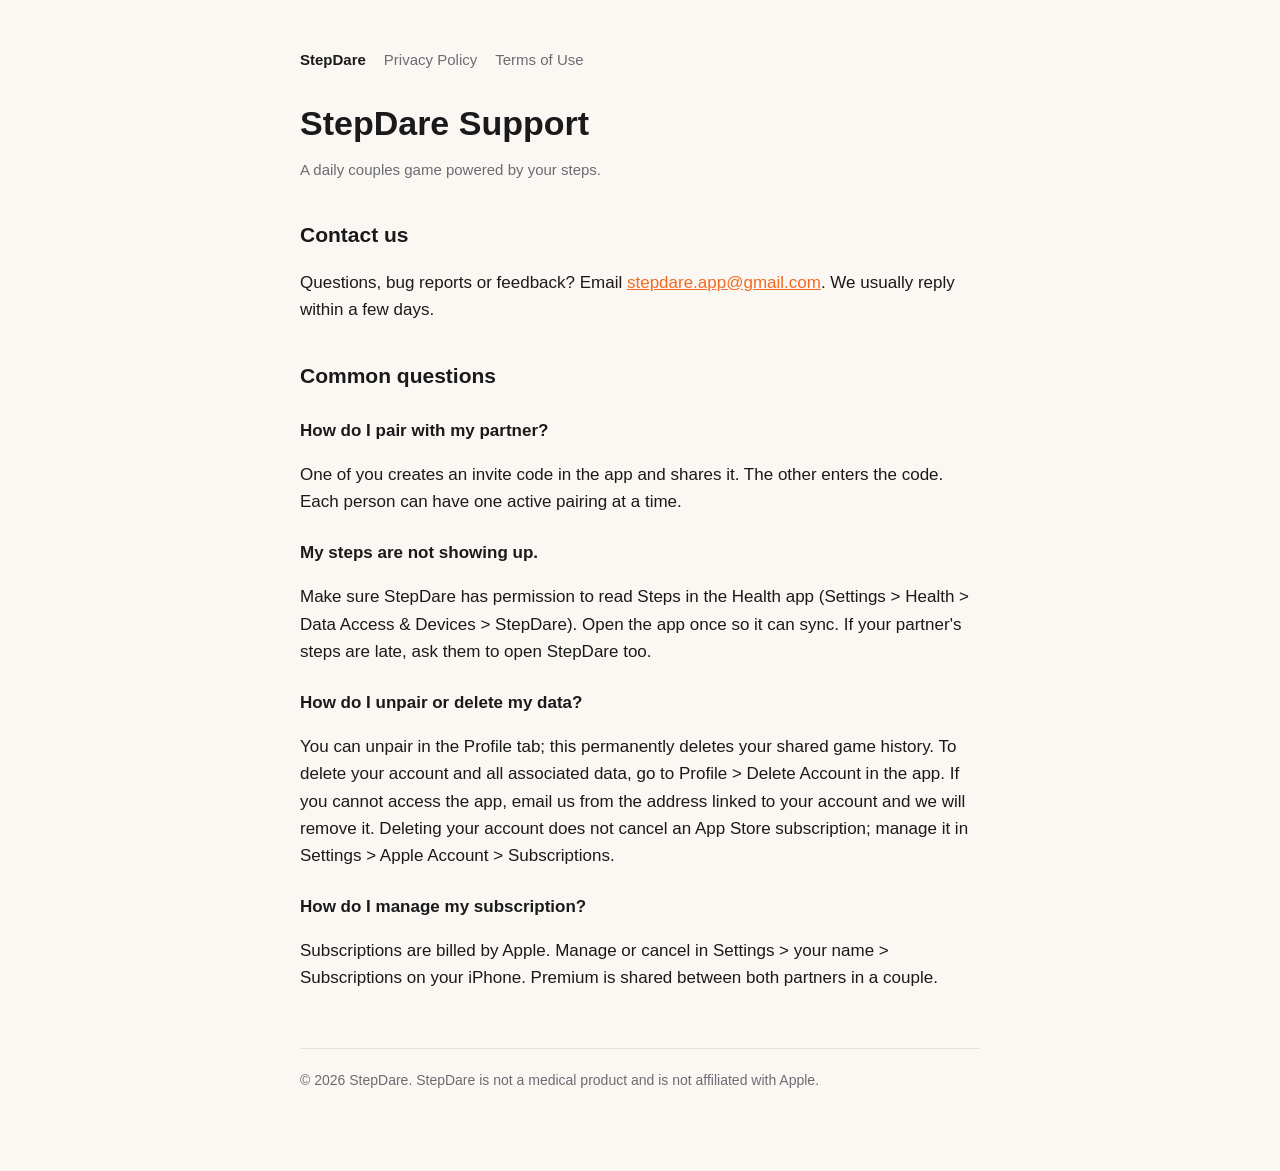
<file: index.html>
<!doctype html>
<html lang="en">
<head>
<meta charset="utf-8">
<meta name="viewport" content="width=device-width, initial-scale=1">
<title>StepDare Support</title>
<meta name="description" content="Support for StepDare, a daily couples game powered by your steps.">
<link rel="stylesheet" href="style.css">
</head>
<body>
<main>
<nav><a class="brand" href="index.html">StepDare</a><a href="privacy.html">Privacy Policy</a><a href="terms.html">Terms of Use</a></nav>

<h1>StepDare Support</h1>
<p class="muted">A daily couples game powered by your steps.</p>

<h2>Contact us</h2>
<p>Questions, bug reports or feedback? Email <a href="mailto:stepdare.app@gmail.com">stepdare.app@gmail.com</a>. We usually reply within a few days.</p>

<h2>Common questions</h2>

<h2 style="font-size:17px;margin-top:24px">How do I pair with my partner?</h2>
<p>One of you creates an invite code in the app and shares it. The other enters the code. Each person can have one active pairing at a time.</p>

<h2 style="font-size:17px;margin-top:24px">My steps are not showing up.</h2>
<p>Make sure StepDare has permission to read Steps in the Health app (Settings &gt; Health &gt; Data Access &amp; Devices &gt; StepDare). Open the app once so it can sync. If your partner's steps are late, ask them to open StepDare too.</p>

<h2 style="font-size:17px;margin-top:24px">How do I unpair or delete my data?</h2>
<p>You can unpair in the Profile tab; this permanently deletes your shared game history. To delete your account and all associated data, go to Profile &gt; Delete Account in the app. If you cannot access the app, email us from the address linked to your account and we will remove it. Deleting your account does not cancel an App Store subscription; manage it in Settings &gt; Apple Account &gt; Subscriptions.</p>

<h2 style="font-size:17px;margin-top:24px">How do I manage my subscription?</h2>
<p>Subscriptions are billed by Apple. Manage or cancel in Settings &gt; your name &gt; Subscriptions on your iPhone. Premium is shared between both partners in a couple.</p>

<footer>&copy; 2026 StepDare. StepDare is not a medical product and is not affiliated with Apple.</footer>
</main>
</body>
</html>
</file>
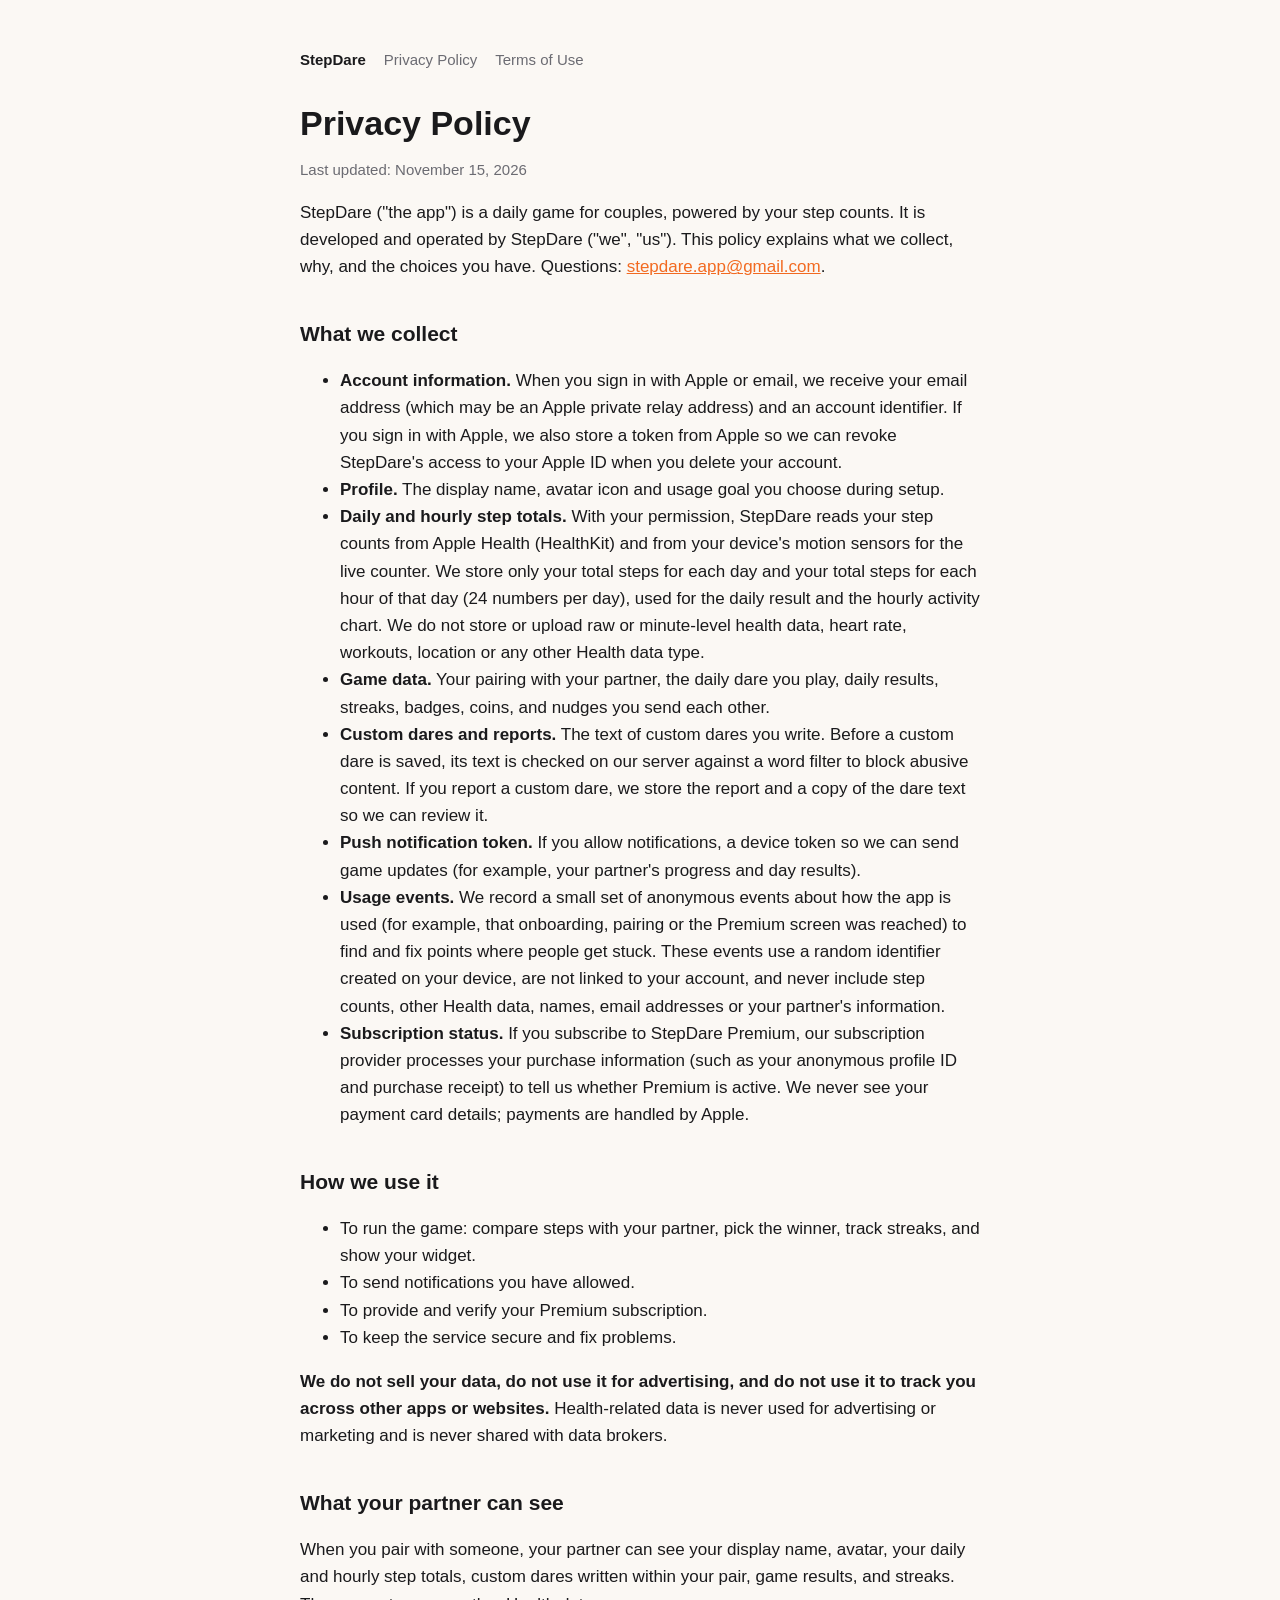
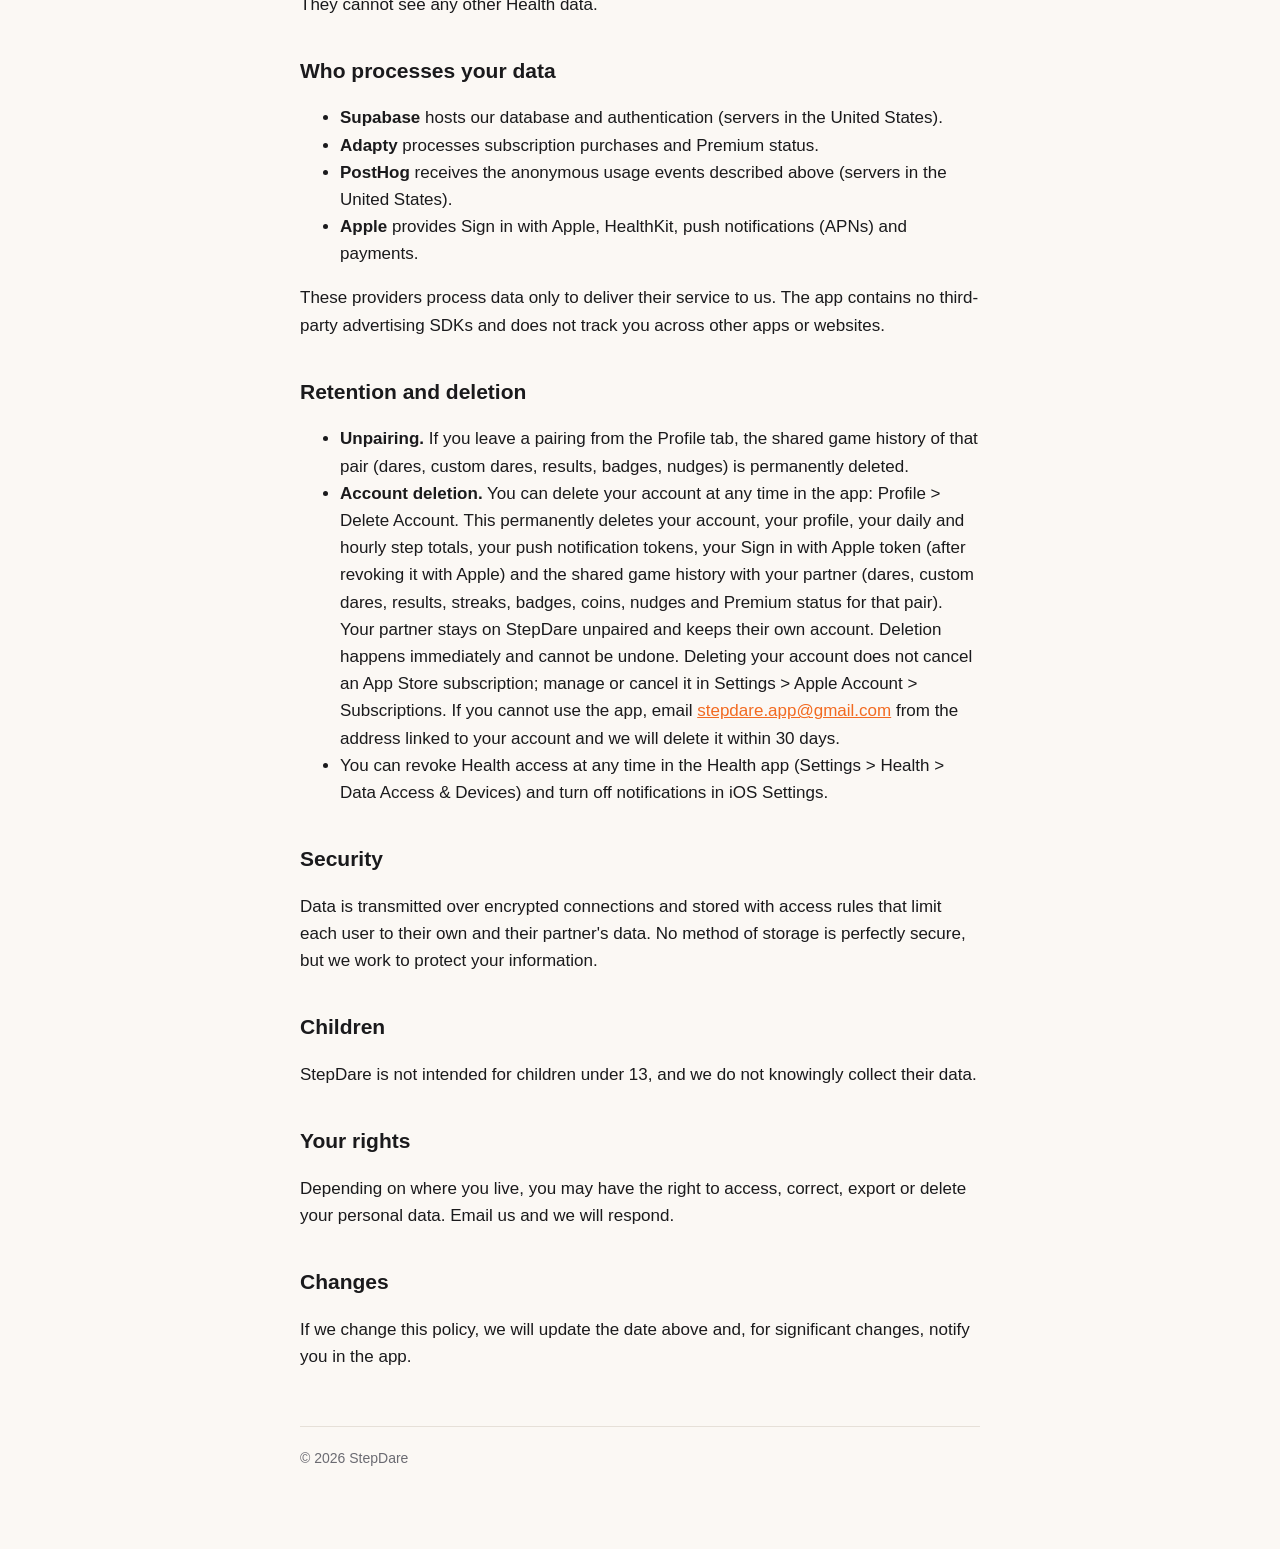
<file: privacy.html>
<!doctype html>
<html lang="en">
<head>
<meta charset="utf-8">
<meta name="viewport" content="width=device-width, initial-scale=1">
<title>StepDare Privacy Policy</title>
<meta name="description" content="How StepDare collects, uses and protects your data.">
<link rel="stylesheet" href="style.css">
</head>
<body>
<main>
<nav><a class="brand" href="index.html">StepDare</a><a href="privacy.html">Privacy Policy</a><a href="terms.html">Terms of Use</a></nav>

<h1>Privacy Policy</h1>
<p class="muted">Last updated: November 15, 2026</p>

<p>StepDare ("the app") is a daily game for couples, powered by your step counts. It is developed and operated by StepDare ("we", "us"). This policy explains what we collect, why, and the choices you have. Questions: <a href="mailto:stepdare.app@gmail.com">stepdare.app@gmail.com</a>.</p>

<h2>What we collect</h2>
<ul>
<li><strong>Account information.</strong> When you sign in with Apple or email, we receive your email address (which may be an Apple private relay address) and an account identifier. If you sign in with Apple, we also store a token from Apple so we can revoke StepDare's access to your Apple ID when you delete your account.</li>
<li><strong>Profile.</strong> The display name, avatar icon and usage goal you choose during setup.</li>
<li><strong>Daily and hourly step totals.</strong> With your permission, StepDare reads your step counts from Apple Health (HealthKit) and from your device's motion sensors for the live counter. We store only your total steps for each day and your total steps for each hour of that day (24 numbers per day), used for the daily result and the hourly activity chart. We do not store or upload raw or minute-level health data, heart rate, workouts, location or any other Health data type.</li>
<li><strong>Game data.</strong> Your pairing with your partner, the daily dare you play, daily results, streaks, badges, coins, and nudges you send each other.</li>
<li><strong>Custom dares and reports.</strong> The text of custom dares you write. Before a custom dare is saved, its text is checked on our server against a word filter to block abusive content. If you report a custom dare, we store the report and a copy of the dare text so we can review it.</li>
<li><strong>Push notification token.</strong> If you allow notifications, a device token so we can send game updates (for example, your partner's progress and day results).</li>
<li><strong>Usage events.</strong> We record a small set of anonymous events about how the app is used (for example, that onboarding, pairing or the Premium screen was reached) to find and fix points where people get stuck. These events use a random identifier created on your device, are not linked to your account, and never include step counts, other Health data, names, email addresses or your partner's information.</li>
<li><strong>Subscription status.</strong> If you subscribe to StepDare Premium, our subscription provider processes your purchase information (such as your anonymous profile ID and purchase receipt) to tell us whether Premium is active. We never see your payment card details; payments are handled by Apple.</li>
</ul>

<h2>How we use it</h2>
<ul>
<li>To run the game: compare steps with your partner, pick the winner, track streaks, and show your widget.</li>
<li>To send notifications you have allowed.</li>
<li>To provide and verify your Premium subscription.</li>
<li>To keep the service secure and fix problems.</li>
</ul>
<p><strong>We do not sell your data, do not use it for advertising, and do not use it to track you across other apps or websites.</strong> Health-related data is never used for advertising or marketing and is never shared with data brokers.</p>

<h2>What your partner can see</h2>
<p>When you pair with someone, your partner can see your display name, avatar, your daily and hourly step totals, custom dares written within your pair, game results, and streaks. They cannot see any other Health data.</p>

<h2>Who processes your data</h2>
<ul>
<li><strong>Supabase</strong> hosts our database and authentication (servers in the United States).</li>
<li><strong>Adapty</strong> processes subscription purchases and Premium status.</li>
<li><strong>PostHog</strong> receives the anonymous usage events described above (servers in the United States).</li>
<li><strong>Apple</strong> provides Sign in with Apple, HealthKit, push notifications (APNs) and payments.</li>
</ul>
<p>These providers process data only to deliver their service to us. The app contains no third-party advertising SDKs and does not track you across other apps or websites.</p>

<h2>Retention and deletion</h2>
<ul>
<li><strong>Unpairing.</strong> If you leave a pairing from the Profile tab, the shared game history of that pair (dares, custom dares, results, badges, nudges) is permanently deleted.</li>
<li><strong>Account deletion.</strong> You can delete your account at any time in the app: Profile &gt; Delete Account. This permanently deletes your account, your profile, your daily and hourly step totals, your push notification tokens, your Sign in with Apple token (after revoking it with Apple) and the shared game history with your partner (dares, custom dares, results, streaks, badges, coins, nudges and Premium status for that pair). Your partner stays on StepDare unpaired and keeps their own account. Deletion happens immediately and cannot be undone. Deleting your account does not cancel an App Store subscription; manage or cancel it in Settings &gt; Apple Account &gt; Subscriptions. If you cannot use the app, email <a href="mailto:stepdare.app@gmail.com">stepdare.app@gmail.com</a> from the address linked to your account and we will delete it within 30 days.</li>
<li>You can revoke Health access at any time in the Health app (Settings &gt; Health &gt; Data Access &amp; Devices) and turn off notifications in iOS Settings.</li>
</ul>

<h2>Security</h2>
<p>Data is transmitted over encrypted connections and stored with access rules that limit each user to their own and their partner's data. No method of storage is perfectly secure, but we work to protect your information.</p>

<h2>Children</h2>
<p>StepDare is not intended for children under 13, and we do not knowingly collect their data.</p>

<h2>Your rights</h2>
<p>Depending on where you live, you may have the right to access, correct, export or delete your personal data. Email us and we will respond.</p>

<h2>Changes</h2>
<p>If we change this policy, we will update the date above and, for significant changes, notify you in the app.</p>

<footer>&copy; 2026 StepDare</footer>
</main>
</body>
</html>
</file>
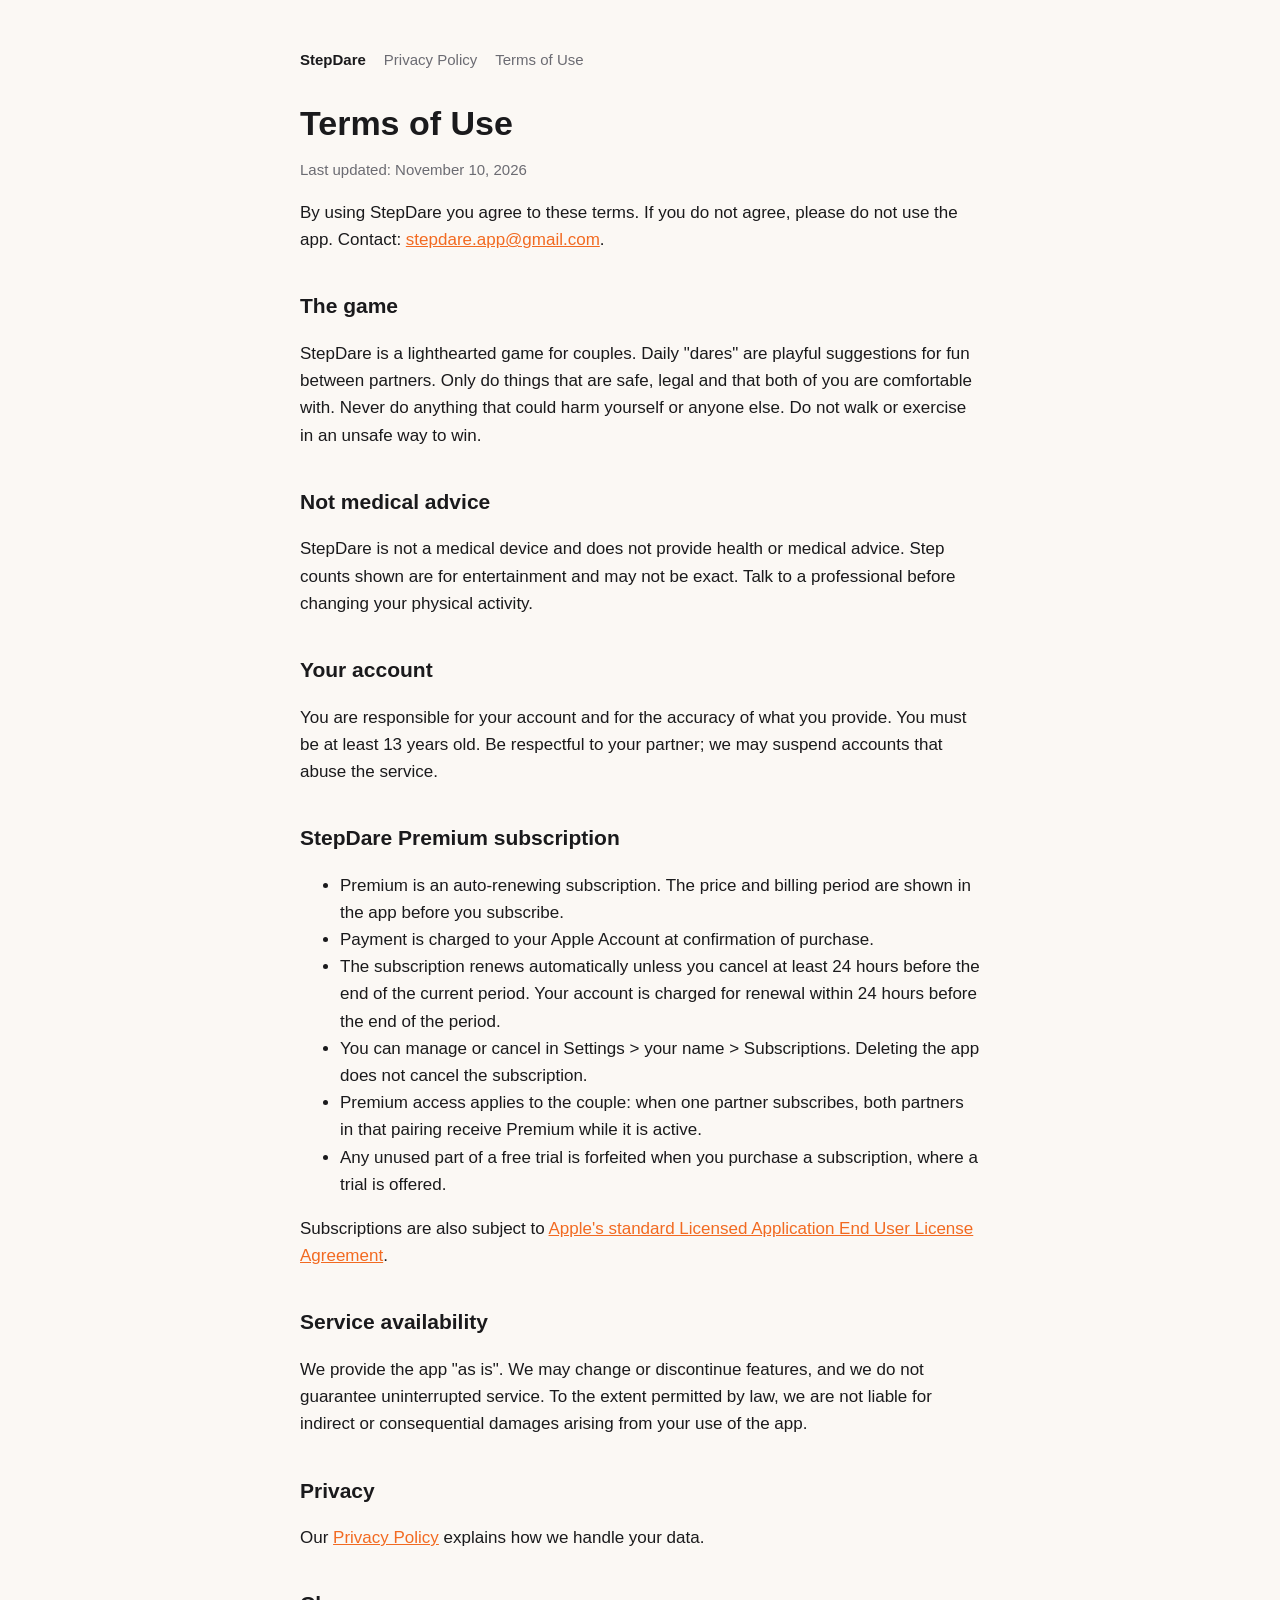
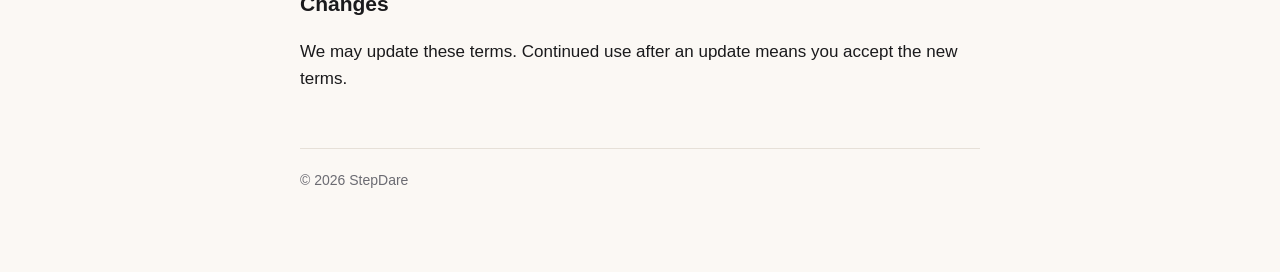
<file: terms.html>
<!doctype html>
<html lang="en">
<head>
<meta charset="utf-8">
<meta name="viewport" content="width=device-width, initial-scale=1">
<title>StepDare Terms of Use</title>
<meta name="description" content="Terms of Use for StepDare.">
<link rel="stylesheet" href="style.css">
</head>
<body>
<main>
<nav><a class="brand" href="index.html">StepDare</a><a href="privacy.html">Privacy Policy</a><a href="terms.html">Terms of Use</a></nav>

<h1>Terms of Use</h1>
<p class="muted">Last updated: November 10, 2026</p>

<p>By using StepDare you agree to these terms. If you do not agree, please do not use the app. Contact: <a href="mailto:stepdare.app@gmail.com">stepdare.app@gmail.com</a>.</p>

<h2>The game</h2>
<p>StepDare is a lighthearted game for couples. Daily "dares" are playful suggestions for fun between partners. Only do things that are safe, legal and that both of you are comfortable with. Never do anything that could harm yourself or anyone else. Do not walk or exercise in an unsafe way to win.</p>

<h2>Not medical advice</h2>
<p>StepDare is not a medical device and does not provide health or medical advice. Step counts shown are for entertainment and may not be exact. Talk to a professional before changing your physical activity.</p>

<h2>Your account</h2>
<p>You are responsible for your account and for the accuracy of what you provide. You must be at least 13 years old. Be respectful to your partner; we may suspend accounts that abuse the service.</p>

<h2>StepDare Premium subscription</h2>
<ul>
<li>Premium is an auto-renewing subscription. The price and billing period are shown in the app before you subscribe.</li>
<li>Payment is charged to your Apple Account at confirmation of purchase.</li>
<li>The subscription renews automatically unless you cancel at least 24 hours before the end of the current period. Your account is charged for renewal within 24 hours before the end of the period.</li>
<li>You can manage or cancel in Settings &gt; your name &gt; Subscriptions. Deleting the app does not cancel the subscription.</li>
<li>Premium access applies to the couple: when one partner subscribes, both partners in that pairing receive Premium while it is active.</li>
<li>Any unused part of a free trial is forfeited when you purchase a subscription, where a trial is offered.</li>
</ul>
<p>Subscriptions are also subject to <a href="https://www.apple.com/legal/internet-services/itunes/dev/stdeula/">Apple's standard Licensed Application End User License Agreement</a>.</p>

<h2>Service availability</h2>
<p>We provide the app "as is". We may change or discontinue features, and we do not guarantee uninterrupted service. To the extent permitted by law, we are not liable for indirect or consequential damages arising from your use of the app.</p>

<h2>Privacy</h2>
<p>Our <a href="privacy.html">Privacy Policy</a> explains how we handle your data.</p>

<h2>Changes</h2>
<p>We may update these terms. Continued use after an update means you accept the new terms.</p>

<footer>&copy; 2026 StepDare</footer>
</main>
</body>
</html>
</file>
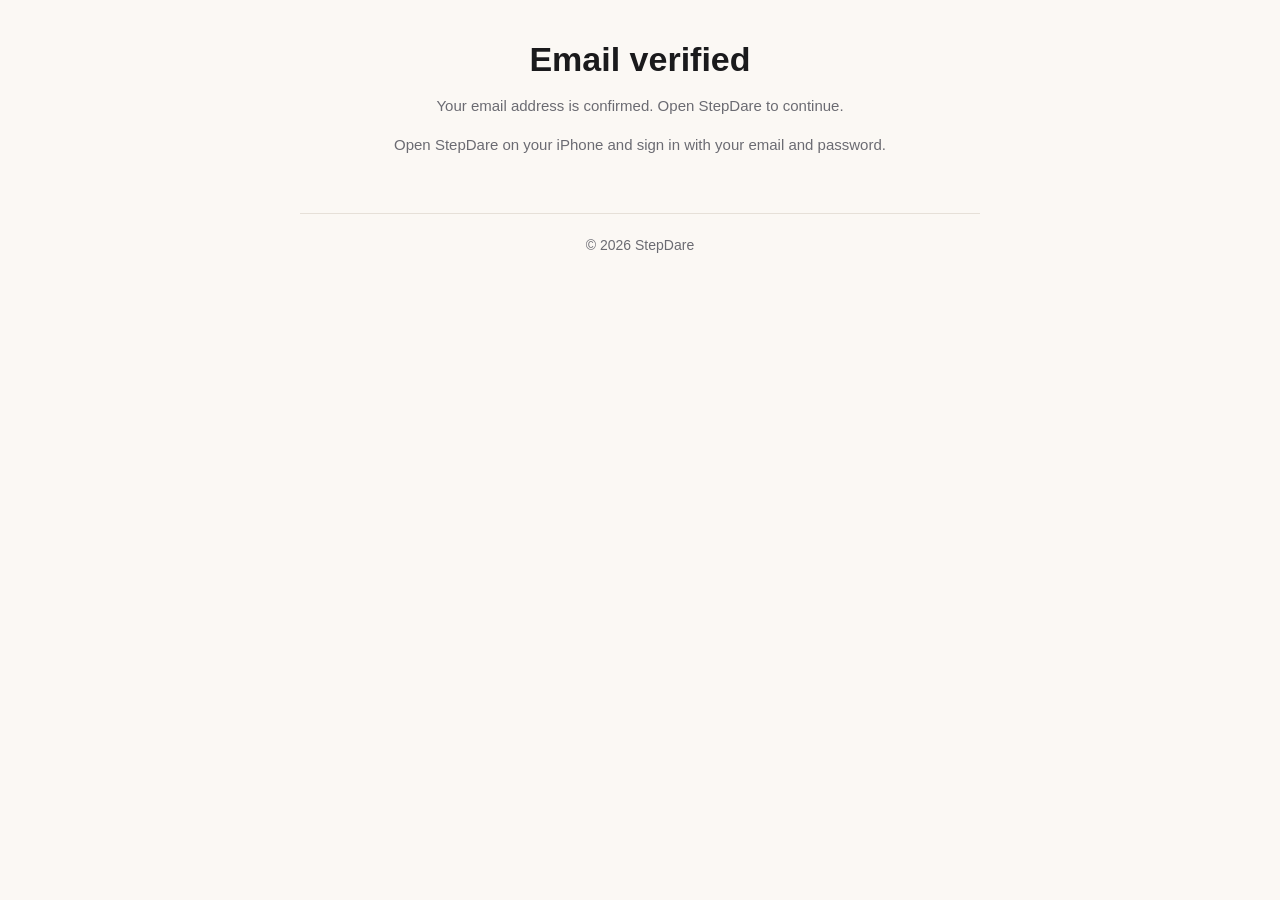
<file: verified.html>
<!doctype html>
<html lang="en">
<head>
<meta charset="utf-8">
<meta name="viewport" content="width=device-width, initial-scale=1">
<title>Email verified - StepDare</title>
<meta name="robots" content="noindex">
<link rel="stylesheet" href="style.css">
<style>
  .center { text-align:center; padding-top:40px; }
  .btn { display:inline-block; margin-top:20px; padding:14px 28px; border-radius:999px; background:var(--ink); color:var(--bg); font-weight:600; text-decoration:none; }
  .hidden { display:none; }
</style>
</head>
<body>
<main class="center">
<h1 id="title">Email verified</h1>
<p id="message" class="muted">Your email address is confirmed. Open StepDare to continue.</p>

<p id="mobile" class="hidden"><a id="open" class="btn" href="stepdare://auth-callback">Open StepDare</a></p>
<p id="desktop" class="hidden muted">Open StepDare on your iPhone and sign in with your email and password.</p>

<footer>&copy; 2026 StepDare</footer>
</main>
<script>
(function () {
  var hash = location.hash || "";
  var search = location.search || "";
  var params = new URLSearchParams(search + (hash.indexOf("#") === 0 ? "&" + hash.slice(1) : ""));
  var failed = params.get("error") || params.get("error_code");

  if (failed) {
    document.getElementById("title").textContent = "Link expired";
    document.getElementById("message").textContent =
      "This link is invalid or has expired. Open StepDare and sign in, or request a new verification email.";
  }

  var isMobile = /iPhone|iPad|iPod/i.test(navigator.userAgent);
  if (isMobile && !failed) {
    // The auth code/tokens are forwarded so the app can finish signing in on this device.
    var target = "stepdare://auth-callback" + search + hash;
    document.getElementById("open").setAttribute("href", target);
    document.getElementById("mobile").classList.remove("hidden");
    setTimeout(function () { location.href = target; }, 400);
  } else {
    document.getElementById("desktop").classList.remove("hidden");
  }
})();
</script>
</body>
</html>
</file>
<file: style.css>
:root { --ink:#1a1a1c; --muted:#6b6b72; --bg:#fbf8f4; --accent:#f26a21; --line:#e6e0d8; }
@media (prefers-color-scheme: dark) { :root { --ink:#f3f1ee; --muted:#a5a3a0; --bg:#141416; --line:#2c2c30; } }
* { box-sizing: border-box; }
body { margin:0; background:var(--bg); color:var(--ink); font:17px/1.6 -apple-system, BlinkMacSystemFont, "Segoe UI", Roboto, sans-serif; }
main { max-width:720px; margin:0 auto; padding:48px 20px 80px; }
h1 { font-size:34px; line-height:1.15; margin:0 0 8px; }
h2 { font-size:21px; margin:36px 0 8px; }
p, li { color:var(--ink); }
.muted { color:var(--muted); font-size:15px; }
a { color:var(--accent); }
nav { margin-bottom:32px; font-size:15px; display:flex; gap:18px; flex-wrap:wrap; }
nav a { text-decoration:none; color:var(--muted); }
nav a.brand { color:var(--ink); font-weight:700; }
footer { margin-top:56px; padding-top:20px; border-top:1px solid var(--line); color:var(--muted); font-size:14px; }
</file>
